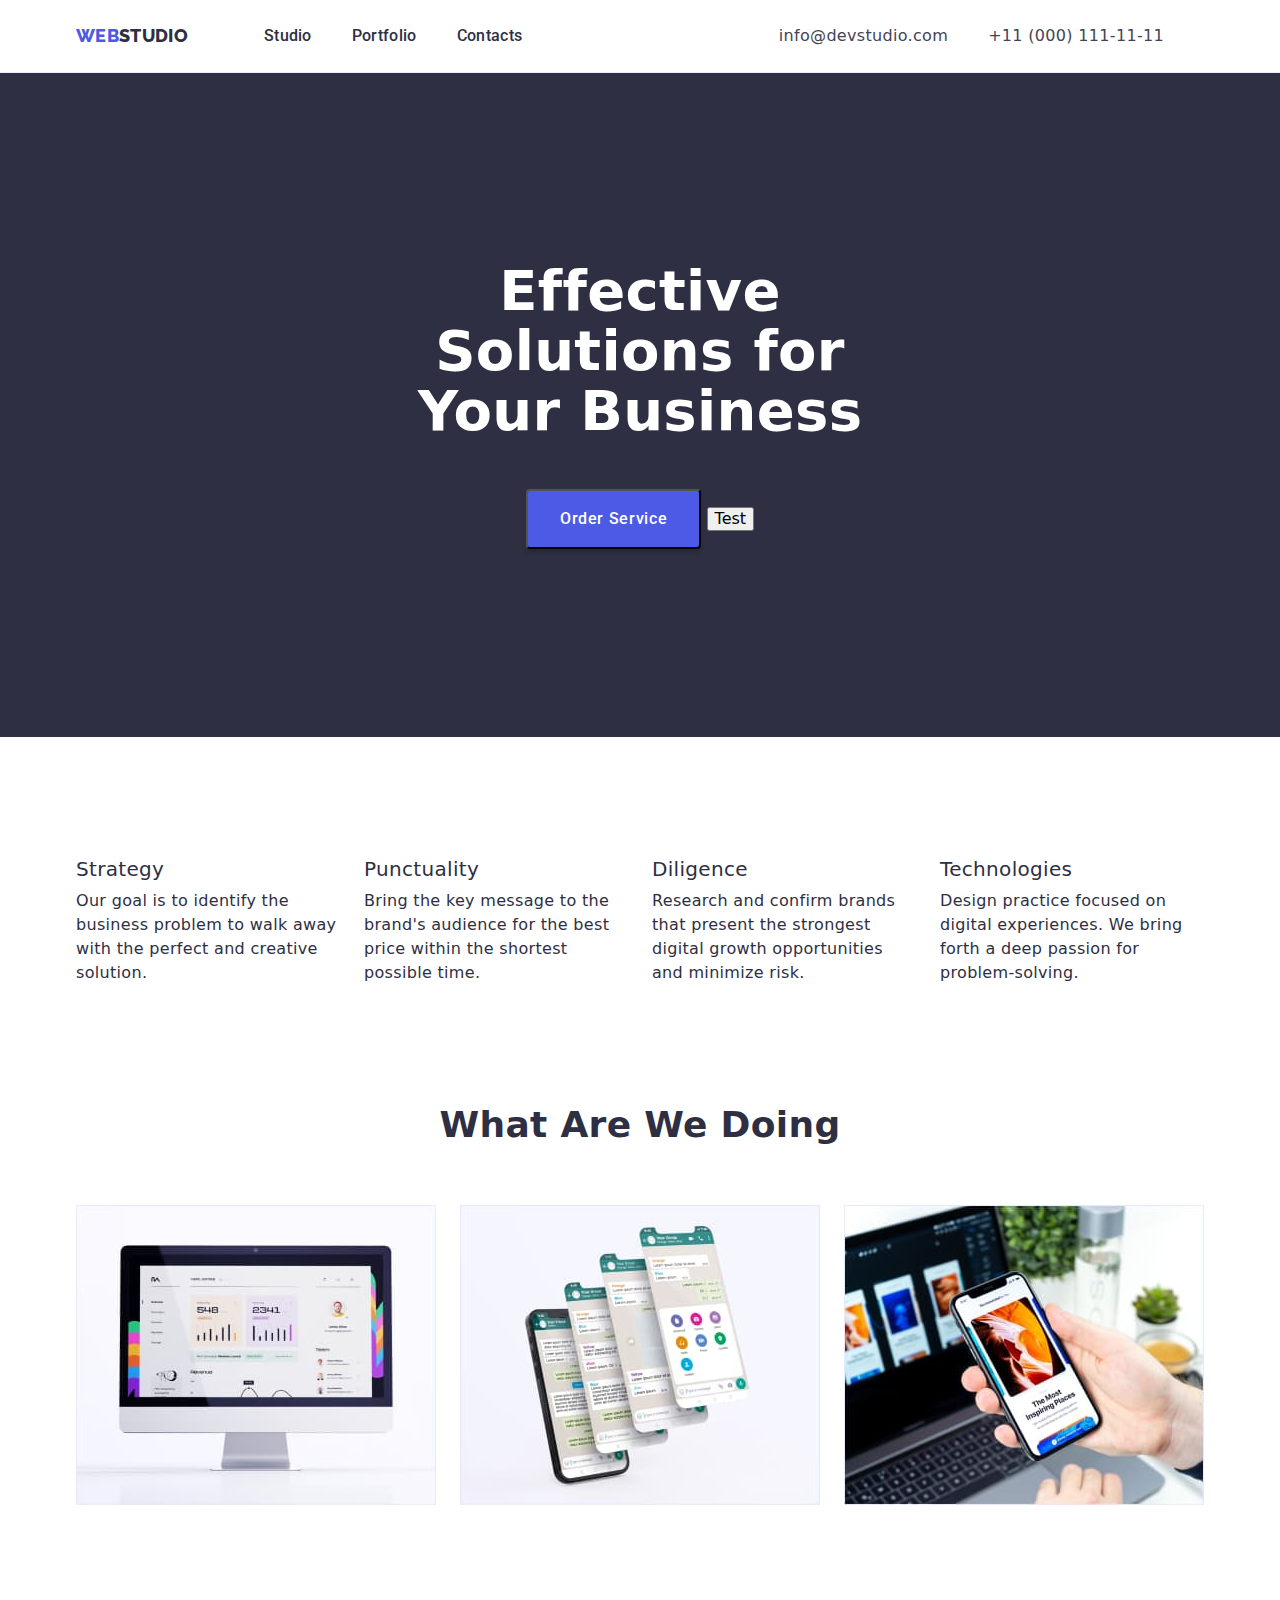
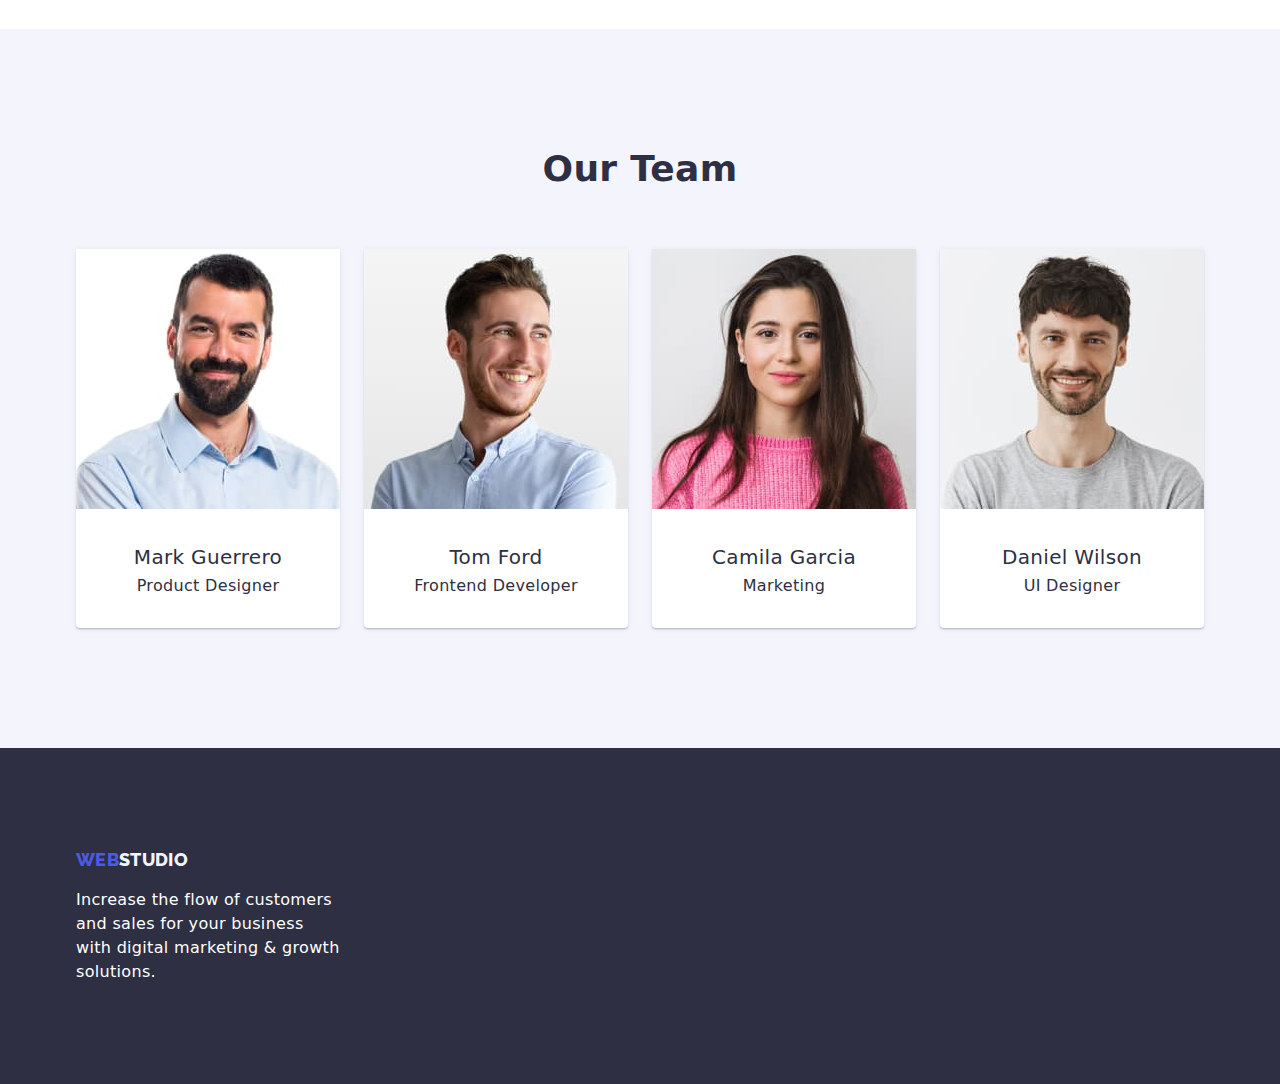
<file: index.html>
<!DOCTYPE html>
<html lang="en">

<head>
    <meta charset="UTF-8">
    <meta http-equiv="X-UA-Compatible" content="IE=edge">
    <meta name="viewport" content="width=device-width, initial-scale=1.0">
    <title>WebStudio</title>
    <link rel="stylesheet" href="./css/styles.css">
    <link rel="preconnect" href="https://fonts.googleapis.com">
    <link rel="preconnect" href="https://fonts.gstatic.com" crossorigin>
    <link
        href="https://fonts.googleapis.com/css2?family=Raleway:wght@800&family=Roboto:wght@400;500;700;900&display=swap"
        rel="stylesheet">
    <link rel="stylesheet" href="https://cdn.jsdelivr.net/npm/modern-normalize@1.1.0/modern-normalize.min.css">
</head>

<body>

    <!-- header -->


    <header>
        <div class="container header-div">
            <a class="logo point" href="./index.html">Web<span class="header-logo">Studio</span></a>
            <nav>
                <ul class="menu-list">
                    <li class="menu-items point">
                        <a class="menu-link point" href="./index.html">Studio</a>
                    </li>

                    <li class="menu-items point">
                        <a class="menu-link point" href="./portfolio.html">Portfolio</a>
                    </li>

                    <li class="menu-items point">
                        <a class="menu-link point" href="#">Contacts</a>
                    </li>
                </ul>
            </nav>

            <address class="contact">
                <ul class="contact-list">
                    <li class="contact-items point">
                        <a class="contact-link point" href="mailto:info@devstudio.com">info@devstudio.com
                        </a>
                    </li>
                    <li class="contact-items point">
                        <a class="contact-link point" href="tel:+110001111111">+11 (000) 111-11-11
                        </a>
                    </li>
                </ul>
            </address>
        </div>

    </header>
    <main>

        <!-- hero -->


        <section class="hero">
            <div class="container">
                <h1 class="hero-title">Effective Solutions
                    for Your Business
                </h1>
                <button class="hero-btn" type="button">Order Service</button>
                <button class="" type="button">Test</button>
            </div>
        </section>

        <section class="section quality">
            <div class="container">
                <ul class="quality-list">
                    <li class="quality-items point">
                        <h3 class="text-title quality-title">Strategy</h3>
                        <p class="text">Our goal is to identify the business
                            problem to walk away with the perfect and creative solution.
                        </p>
                    </li>
                    <li class="quality-items point">
                        <h3 class="text-title quality-title">Punctuality</h3>
                        <p class="text">Bring the key message to the brand's audience for the best price within the
                            shortest
                            possible
                            time.
                        </p>
                    </li>
                    <li class="quality-items point">
                        <h3 class="text-title quality-title">Diligence</h3>
                        <p class="text">Research and confirm brands that present the strongest digital growth
                            opportunities
                            and minimize
                            risk.
                        </p>
                    </li>
                    <li class="quality-items point">
                        <h3 class="text-title quality-title">Technologies</h3>
                        <p class="text">Design practice focused on digital experiences. We bring forth a deep passion
                            for
                            problem-solving.
                        </p>
                    </li>
                </ul>
            </div>
        </section>

        <!-- specialization -->


        <section class="section specialization">
            <div class="container">
                <h2 class="section-title">What are we doing</h2>
                <ul class="specialization-list point">
                    <li class="specialization-items">
                        <img src="./images/desktop-computer.jpg" alt="desktop computer" width="360">
                    </li>
                    <li class="specialization-items">
                        <img src="./images/phone-screens.jpg" alt="phone screens" width="360">
                    </li>
                    <li class="specialization-items">
                        <img src="./images/phone-pc.jpg" alt="phone and PC connection" width="360">
                    </li>
                </ul>
            </div>
        </section>

        <!-- team -->

        <section class="section team">
            <div class="container">
                <h2 class="section-title">Our Team</h2>

                <ul class="team-list point">

                    <li class="team-items">
                        <img src="./images/photo-mark.jpg" alt="photo Mark" width="264">
                        <div class="wrap">
                            <h3 class="text-title">Mark Guerrero</h3>
                            <p class="team-text">Product Designer</p>
                        </div>

                    </li>
                    <li class="team-items">
                        <img src="./images/photo-tom.jpg" alt="photo Tom" width="264">
                        <div class="wrap">
                            <h3 class="text-title">Tom Ford</h3>
                            <p class="team-text">Frontend Developer</p>
                        </div>

                    </li>
                    <li class="team-items">
                        <img src="./images/photo-camila.jpg" alt="photo Camila" width="264">
                        <div class="wrap">
                            <h3 class="text-title">Camila Garcia</h3>
                            <p class="team-text">Marketing</p>
                        </div>

                    </li>
                    <li class="team-items">
                        <img src="./images/photo-daniel.jpg" alt="photo Daniel" width="264">
                        <div class="wrap">
                            <h3 class="text-title">Daniel Wilson</h3>
                            <p class="team-text">UI Designer</p>
                        </div>

                    </li>
                </ul>
            </div>
        </section>
    </main>

    <!-- footer -->

    <footer class="foot">
        <div class="container">
            <a class="logo-foot point" href="#">Web<span class="footer-logo">Studio</span></a>
            <p class="footer-text">Increase the flow of customers and sales for your business with digital marketing &
                growth solutions.
            </p>
        </div>
    </footer>
</body>

</html>
</file>
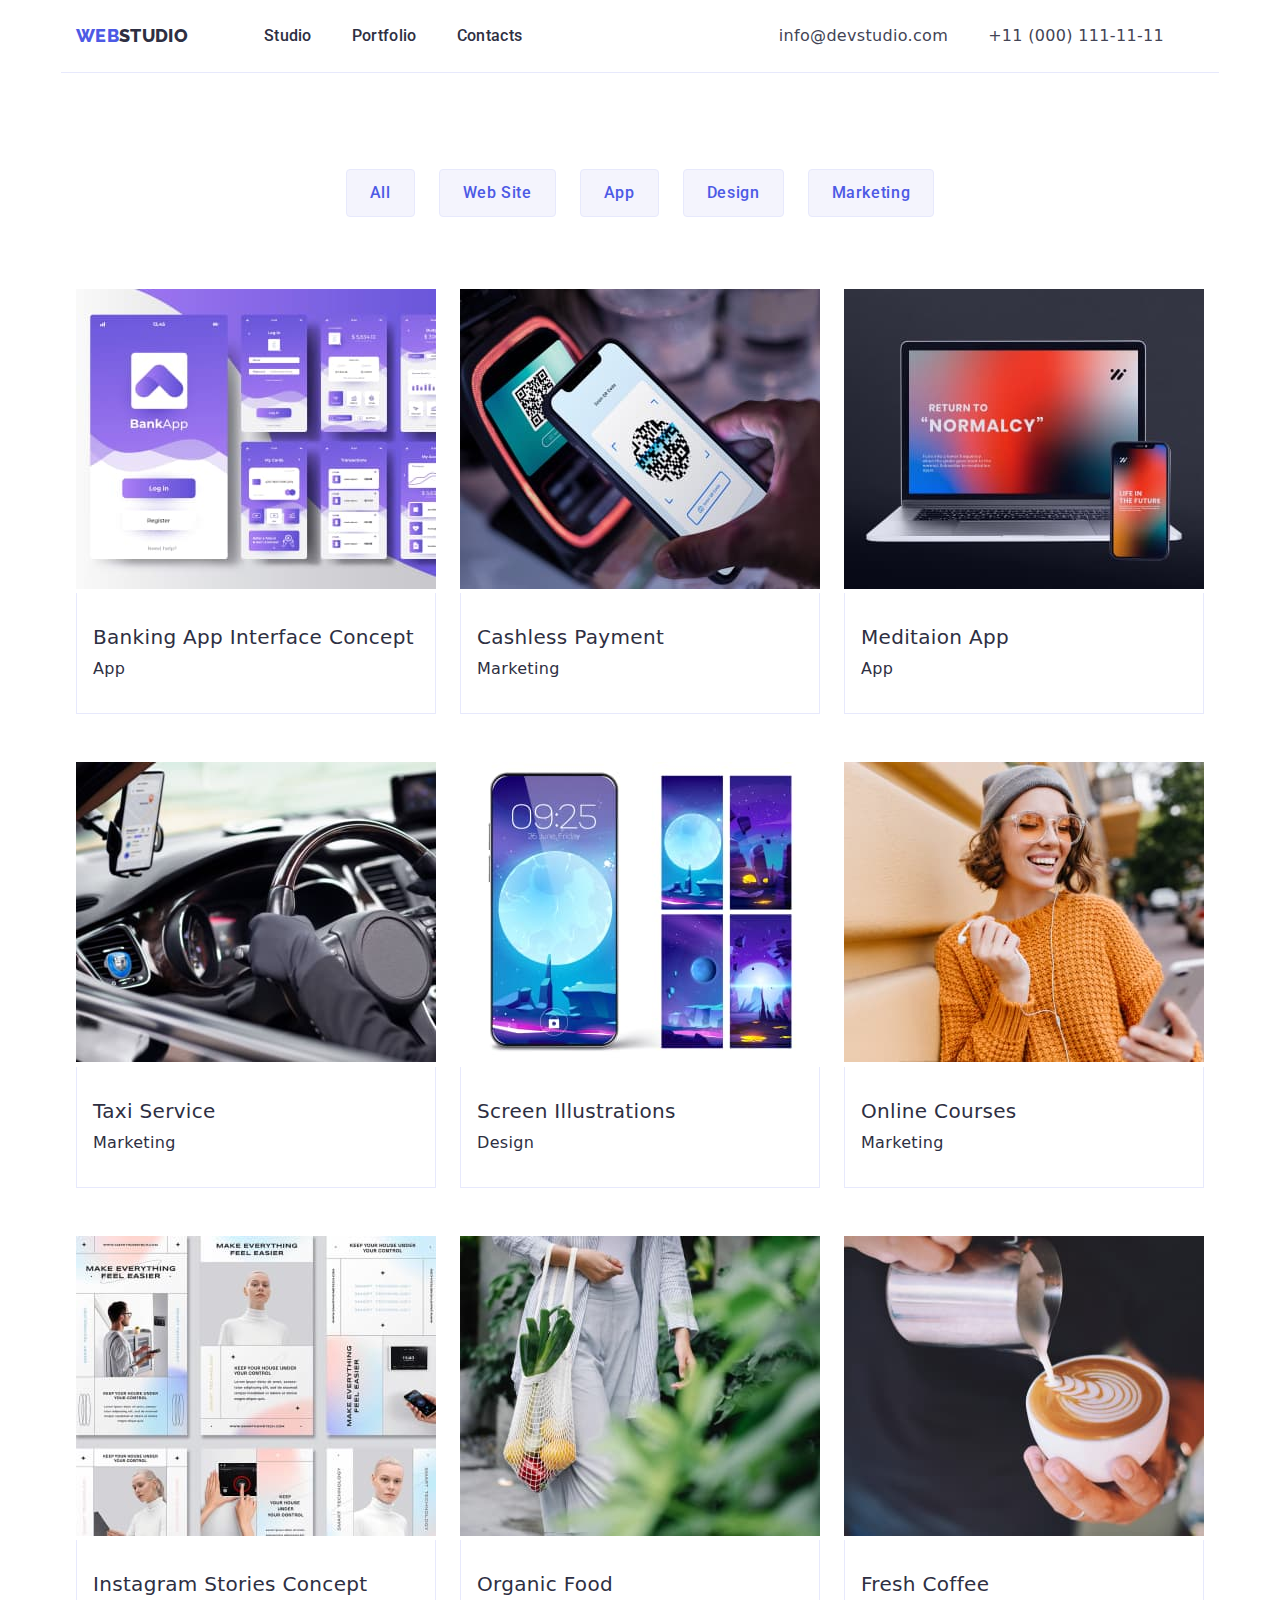
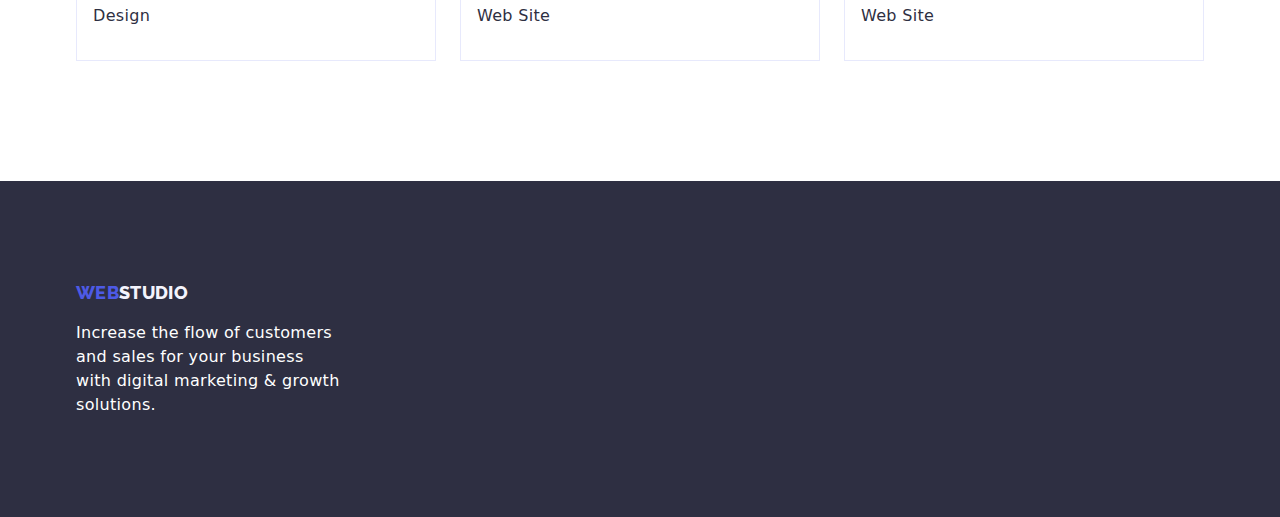
<file: portfolio.html>
<!DOCTYPE html>
<html lang="en">

<head>
    <meta charset="UTF-8">
    <meta http-equiv="X-UA-Compatible" content="IE=edge">
    <meta name="viewport" content="width=device-width, initial-scale=1.0">
    <title>Portfolio</title>
    <link rel="stylesheet" href="./css/styles.css">
    <link rel="preconnect" href="https://fonts.googleapis.com">
    <link rel="preconnect" href="https://fonts.gstatic.com" crossorigin>
    <link
        href="https://fonts.googleapis.com/css2?family=Raleway:wght@800&family=Roboto:wght@400;500;700;900&display=swap"
        rel="stylesheet">
    <link rel="stylesheet" href="https://cdn.jsdelivr.net/npm/modern-normalize@1.1.0/modern-normalize.min.css">

</head>

<body>

    <!-- header -->

    <header class="container">
        <div class="header-div">
            <a class="logo point" href="./index.html">Web<span class="header-logo">Studio</span>
            </a>
            <nav>
                <ul class="menu-list">
                    <li class="menu-items point">
                        <a class="menu-link point" href="./index.html">Studio</a>
                    </li>

                    <li class="menu-items point">
                        <a class="menu-link point" href="./portfolio.html">Portfolio</a>
                    </li>

                    <li class="menu-items point">
                        <a class="menu-link point" href="#">Contacts</a>
                    </li>
                </ul>
            </nav>

            <address class="contact">
                <ul class="contact-list">
                    <li class="contact-items point">
                        <a class="contact-link point" href="mailto:info@devstudio.com">info@devstudio.com</a>
                    </li>
                    <li class="contact-items point">
                        <a class="contact-link point" href="tel:+110001111111">+11 (000) 111-11-11</a>
                    </li>
                </ul>
            </address>

        </div>

    </header>
    <main>

        <!-- Filters -->

        <section class="section portfolio">
            <div class="container">
                <h1 hidden>#</h1>
                <ul class="filters-list point">
                    <li class="filters-items">
                        <button class="filters-btn" type="button">All</button>
                    </li>
                    <li class="filters-items">
                        <button class="filters-btn" type="button">Web Site</button>
                    </li>
                    <li class="filters-items">
                        <button class="filters-btn" type="button">App</button>
                    </li>
                    <li class="filters-items">
                        <button class="filters-btn" type="button">Design</button>
                    </li>
                    <li><button class="filters-btn" type="button">Marketing</button>
                    </li>
                </ul>
            </div>


            <div class="container">
                <ul class="img-list point">
                    <li class="img-items">
                        <img src="./images/portfolio/portfolio-row1-first.jpg" alt="Banking app interface concept"
                            width="360" height="300">
                        <div class="delineation">
                            <h2 class="text-title">Banking App Interface Concept</h2>
                            <p class="text">App</p>
                        </div>

                    </li>

                    <li class="img-items">
                        <img src="./images/portfolio/portfolio-row1-second.jpg" alt="Cashless payment photo" width="360"
                            height="300">
                        <div class="delineation">
                            <h2 class="text-title">Cashless Payment</h2>
                            <p class="text">Marketing</p>
                        </div>

                    </li>

                    <li class="img-items">
                        <img src="./images/portfolio/portfolio-row1-third.jpg" alt="Meditaion app photo" width="360"
                            height="300">
                        <div class="delineation">
                            <h2 class="text-title">Meditaion App</h2>
                            <p class="text">App</p>
                        </div>

                    </li>

                    <li class="img-items">
                        <img src="./images/portfolio/portfolio-row2-first.jpg" alt="Taxi service photo" width="360"
                            height="300">
                        <div class="delineation">
                            <h2 class="text-title">Taxi Service</h2>
                            <p class="text">Marketing</p>
                        </div>

                    </li>

                    <li class="img-items">
                        <img src="./images/portfolio/portfolio-row2-second.jpg" alt="Screen illustrations photo"
                            width="360" height="300">
                        <div class="delineation">
                            <h2 class="text-title">Screen Illustrations</h2>
                            <p class="text">Design</p>
                        </div>

                    </li>

                    <li class="img-items">
                        <img src="./images/portfolio/portfolio-row2-third.jpg" alt="Online courses" width="360"
                            height="300">
                        <div class="delineation">
                            <h2 class="text-title">Online Courses</h2>
                            <p class="text">Marketing</p>
                        </div>

                    </li>

                    <li class="img-items">
                        <img src="./images/portfolio/portfolio-row3-first.jpg" alt="Instagram stories concept"
                            width="360" height="300">
                        <div class="delineation">
                            <h2 class="text-title">Instagram Stories Concept</h2>
                            <p class="text">Design</p>
                        </div>

                    </li>

                    <li class="img-items">
                        <img src="./images/portfolio/portfolio-row3-second.jpg" alt="Organic food photo" width="360"
                            height="300">
                        <div class="delineation">
                            <h2 class="text-title">Organic Food</h2>
                            <p class="text">Web Site</p>
                        </div>

                    </li>

                    <li class="img-items">
                        <img src="./images/portfolio/portfolio-row3-third.jpg" alt="Fresh coffee photo" width="360"
                            height="300">
                        <div class="delineation">
                            <h2 class="text-title">Fresh Coffee</h2>
                            <p class="text">Web Site</p>
                        </div>

                    </li>
                </ul>
            </div>

        </section>
    </main>

    <!-- footer -->

    <footer class="foot">
        <div class="container">
            <a class="logo-foot point" href="#">Web<span class="footer-logo">Studio</span></a>
            <p class="footer-text">Increase the flow of customers and sales for your business with digital marketing &
                growth solutions.
            </p>
        </div>
    </footer>
</body>

</html>
</file>
<file: css/styles.css>
:root {
    --primary-text-color: #2E2F42;
    --link-color: #434455;
    --logo-btn-color: #4D5AE5;
    --hover-focus-color: #404BBF;
    --footerlogo-bcg-color: #F4F4FD;
    --white-color: #ffffff;
    --filter-btn: #E7E9FC;

}





body {
    font-family: "Roboto", sans-serif;
    letter-spacing: 0.02em;
    color: var(--primary-text-color);
    background-color: var(--white-color);
}

h1,
h2,
h3,
h4,
h5,
h6 {
    margin: 0;
    padding: 0;
}

p {
    margin: 0;
    padding: 0;
}

ul {
    margin: 0;
    padding: 0;
}

.container {
    width: 1158px;
    padding-left: 15px;
    padding-right: 15px;
    margin-left: auto;
    margin-right: auto;
}

.point {
    text-decoration: none;
    list-style-type: none;
}



/* header */

header {
    border-bottom: 1px solid var(--filter-btn);
}

.logo {
    font-family: "Raleway", sans-serif;
    font-weight: 800;
    font-size: 18px;
    line-height: 1.33;
    color: var(--logo-btn-color);
    text-transform: uppercase;
}

.header-logo {
    color: var(--primary-text-color);
}

.header-div {
    display: flex;
    padding-top: 24px;
    padding-bottom: 24px;
}


.footer-logo {
    color: var(--footerlogo-bcg-color);
}

.menu-list {
    font-family: 'Roboto';
    font-weight: 500;
    font-size: 16px;
    line-height: 1.5;
    letter-spacing: 0.02em;
    color: var(--primary-text-color);
    display: flex;
    margin-left: 76px;
}

.menu-link {
    color: var(--primary-text-color);
    display: block;
    margin-right: 40px;
}

.menu-link:hover,
.menu-link:focus {
    color: var(--hover-focus-color);
}

.contact {
    margin-left: auto;
}


.contact-list {
    line-height: 1.5;
    letter-spacing: 0.02em;
    color: var(--link-color);
    display: flex;
}

.contact-link {
    font-style: normal;
    color: var(--link-color);
    display: block;
}

.contact-link:hover,
.contact-link:focus {
    color: var(--hover-focus-color);
}

.contact-items {
    margin-right: 40px;
}

/* hero */
.hero {
    background-color: var(--primary-text-color);
    padding-top: 188px;
    padding-bottom: 188px;
    text-align: center;
    ;
}

.hero-title {
    font-size: 56px;
    line-height: 1.07;
    text-align: center;
    color: var(--white-color);
    margin-bottom: 48px;
    max-width: 496px;
    margin-left: auto;
    margin-right: auto;
}

.hero-btn {
    background-color: var(--logo-btn-color);
    color: var(--white-color);
    font-family: 'Roboto', sans-serif;
    font-weight: 500;
    font-size: 16px;
    line-height: 1.5;
    letter-spacing: 0.04em;
    cursor: pointer;
    box-shadow: 0px 4px 4px rgba(0, 0, 0, 0.15);
    border-radius: 4px;
    padding: 16px 32px;
}

.hero-btn:hover,
.hero-btn:focus {
    background: var(--hover-focus-color);
    box-shadow: 0px 1px 6px rgba(46, 47, 66, 0.08);
    border-radius: 4px;
    letter-spacing: 0.04em;

}

.text-title {
    font-weight: 500;
    font-size: 20px;
    line-height: 1.2;
}

.text {
    font-size: 16px;
    line-height: 1.5;
    margin-top: 8px;
}

.section-title {
    font-size: 36px;
    line-height: 1.11;
    text-align: center;
    text-transform: capitalize;
    margin-bottom: 60px;
}

.section {
    padding-top: 120px;
    padding-bottom: 120px;
}

.quality-list {
    display: flex;
    gap: 24px;
}

.quality-items {
    flex-basis: calc((100% - 24px)/4);

}

.quality-title {
    margin-bottom: 8px;
}

.specialization {
    padding-top: 0;
}

.specialization-list {
    display: flex;
    gap: 24px;
}

/* team */

.team {
    background-color: var(--footerlogo-bcg-color);
}

.team-items {
    background-color: var(--white-color);
    flex-basis: calc((100%-72px)/4);
    box-shadow: 0px 1px 6px rgba(46, 47, 66, 0.08), 0px 1px 1px rgba(46, 47, 66, 0.16), 0px 2px 1px rgba(46, 47, 66, 0.08);
    border-radius: 0px 0px 4px 4px;
}

.team-list {
    display: flex;
    gap: 24px;
}

.wrap {
    padding: 32px 0;
    text-align: center;
}

.team-text {
    margin-top: 8px;
}

/* footer */

.foot {
    background-color: var(--primary-text-color);
    padding-top: 100px;
    padding-bottom: 100px;
}

.footer-text {
    color: var(--white-color);
    font-size: 16px;
    line-height: 1.5;
    letter-spacing: 0.02em;
    width: 264px;
}

.logo-foot {
    font-family: "Raleway", sans-serif;
    font-weight: 800;
    font-size: 18px;
    line-height: 1.33;
    color: var(--logo-btn-color);
    text-transform: uppercase;
    margin-bottom: 16px;
    display: block;

}


/* portfolio*/


.filters-btn {
    background-color: var(--footerlogo-bcg-color);
    color: var(--logo-btn-color);
    font-family: 'Roboto', sans-serif;
    font-weight: 500;
    font-size: 16px;
    line-height: 1.5;
    letter-spacing: 0.04em;
    cursor: pointer;
    border: 1px solid var(--filter-btn);
    border-radius: 4px;
    padding: 11px 23px;
}

.filters-btn:hover,
.filters-btn:focus {
    background: var(--logo-btn-color);
    color: var(--white-color);
}

.portfolio {
    padding-top: 96px;
}

.filters-list {
    display: flex;
    justify-content: center;
    margin-bottom: 72px;
}

.filters-items {
    margin-right: 24px;

}

.img-list {
    display: flex;
    flex-wrap: wrap;
    row-gap: 48px;
    column-gap: 24px;
}

.img-items {
    flex-basis: calc((100% - 48px) / 3);
}

.delineation {
    padding: 32px 16px;
    border: 1px solid var(--filter-btn);
    border-top: none;
}
</file>
